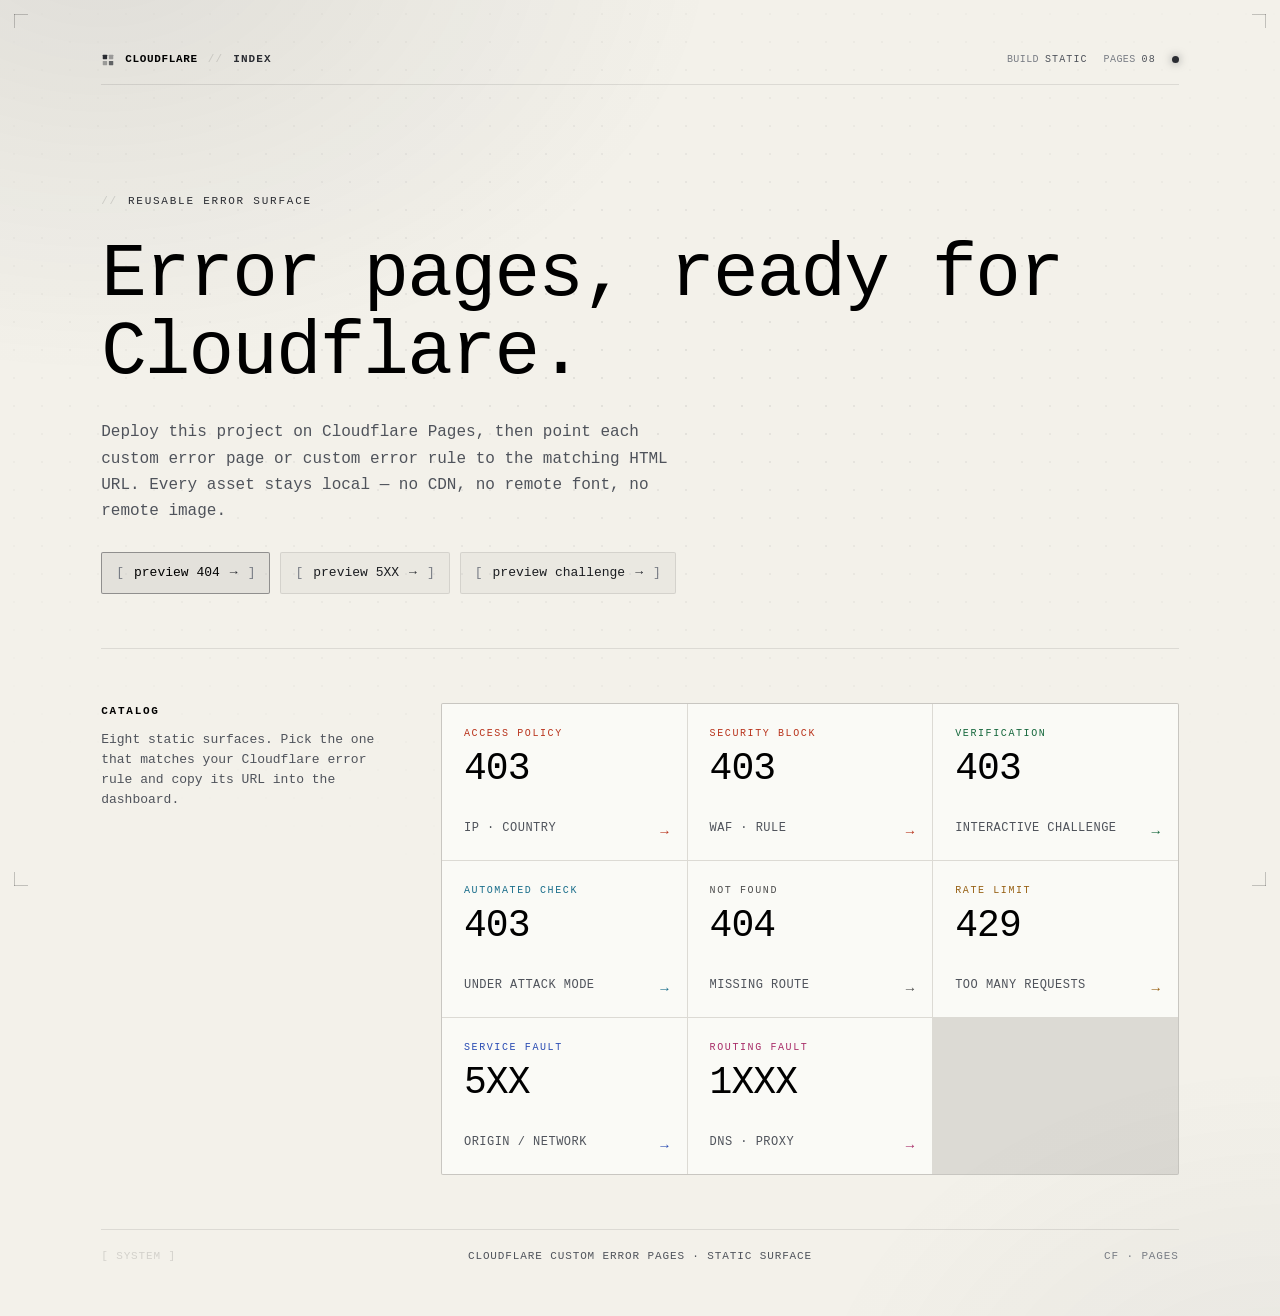
<file: index.html>
<!doctype html>
<html lang="en">
<head>
  <meta charset="utf-8">
  <meta name="viewport" content="width=device-width, initial-scale=1">
  <meta name="robots" content="noindex">
  <title>Cloudflare error pages</title>
  <link rel="stylesheet" href="/assets/error.css">
</head>
<body>
  <main class="page">
    <header class="topbar">
      <div class="brand">
        <svg class="brand-mark" viewBox="0 0 16 16" fill="currentColor" aria-hidden="true"><rect x="2" y="2" width="5" height="5" rx="0.5"/><rect x="9" y="2" width="5" height="5" rx="0.5" opacity="0.4"/><rect x="2" y="9" width="5" height="5" rx="0.5" opacity="0.4"/><rect x="9" y="9" width="5" height="5" rx="0.5" opacity="0.7"/></svg>
        <span class="brand-name">cloudflare</span>
        <span class="sep">//</span>
        <span class="state-label">index</span>
      </div>
      <div class="meta">
        <span class="meta-row"><span class="meta-key">build</span><span class="meta-value">static</span></span>
        <span class="meta-row"><span class="meta-key">pages</span><span class="meta-value">08</span></span>
        <span class="status-led" aria-hidden="true"></span>
      </div>
    </header>

    <section class="hero" aria-labelledby="title">
      <p class="eyebrow reveal r1">reusable error surface</p>
      <h1 id="title" class="headline-lg reveal r2">Error pages, ready for Cloudflare.</h1>
      <p class="body reveal r3">Deploy this project on Cloudflare Pages, then point each custom error page or custom error rule to the matching HTML URL. Every asset stays local &mdash; no CDN, no remote font, no remote image.</p>
      <div class="actions reveal r4">
        <a class="action action--primary" href="/404.html">
          preview 404
          <span class="arrow" aria-hidden="true">&rarr;</span>
        </a>
        <a class="action" href="/500.html">
          preview 5XX
          <span class="arrow" aria-hidden="true">&rarr;</span>
        </a>
        <a class="action" href="/403-under.html">
          preview challenge
          <span class="arrow" aria-hidden="true">&rarr;</span>
        </a>
      </div>
    </section>

    <section class="catalog reveal r5" aria-label="Page catalog">
      <div class="catalog-heading">
        <h2>Catalog</h2>
        <p>Eight static surfaces. Pick the one that matches your Cloudflare error rule and copy its URL into the dashboard.</p>
      </div>
      <div class="catalog-grid">
        <a class="card state-blocked" href="/403-ip.html">
          <span class="card-eyebrow">access policy</span>
          <span class="card-code">403</span>
          <span class="card-label">ip &middot; country</span>
          <span class="card-arrow" aria-hidden="true">&rarr;</span>
        </a>
        <a class="card state-blocked" href="/403-block.html">
          <span class="card-eyebrow">security block</span>
          <span class="card-code">403</span>
          <span class="card-label">waf &middot; rule</span>
          <span class="card-arrow" aria-hidden="true">&rarr;</span>
        </a>
        <a class="card state-challenge" href="/403-under.html">
          <span class="card-eyebrow">verification</span>
          <span class="card-code">403</span>
          <span class="card-label">interactive challenge</span>
          <span class="card-arrow" aria-hidden="true">&rarr;</span>
        </a>
        <a class="card state-scan" href="/403-non-interactive.html">
          <span class="card-eyebrow">automated check</span>
          <span class="card-code">403</span>
          <span class="card-label">under attack mode</span>
          <span class="card-arrow" aria-hidden="true">&rarr;</span>
        </a>
        <a class="card state-void" href="/404.html">
          <span class="card-eyebrow">not found</span>
          <span class="card-code">404</span>
          <span class="card-label">missing route</span>
          <span class="card-arrow" aria-hidden="true">&rarr;</span>
        </a>
        <a class="card state-limited" href="/429.html">
          <span class="card-eyebrow">rate limit</span>
          <span class="card-code">429</span>
          <span class="card-label">too many requests</span>
          <span class="card-arrow" aria-hidden="true">&rarr;</span>
        </a>
        <a class="card state-server" href="/500.html">
          <span class="card-eyebrow">service fault</span>
          <span class="card-code">5XX</span>
          <span class="card-label">origin / network</span>
          <span class="card-arrow" aria-hidden="true">&rarr;</span>
        </a>
        <a class="card state-routing" href="/1000.html">
          <span class="card-eyebrow">routing fault</span>
          <span class="card-code">1XXX</span>
          <span class="card-label">dns &middot; proxy</span>
          <span class="card-arrow" aria-hidden="true">&rarr;</span>
        </a>
      </div>
    </section>

    <footer class="foot">
      <span class="foot-tag">[ system ]</span>
      <p class="foot-text">cloudflare custom error pages &middot; static surface</p>
      <span class="foot-meta">cf &middot; pages</span>
    </footer>
  </main>
</body>
</html>
</file>
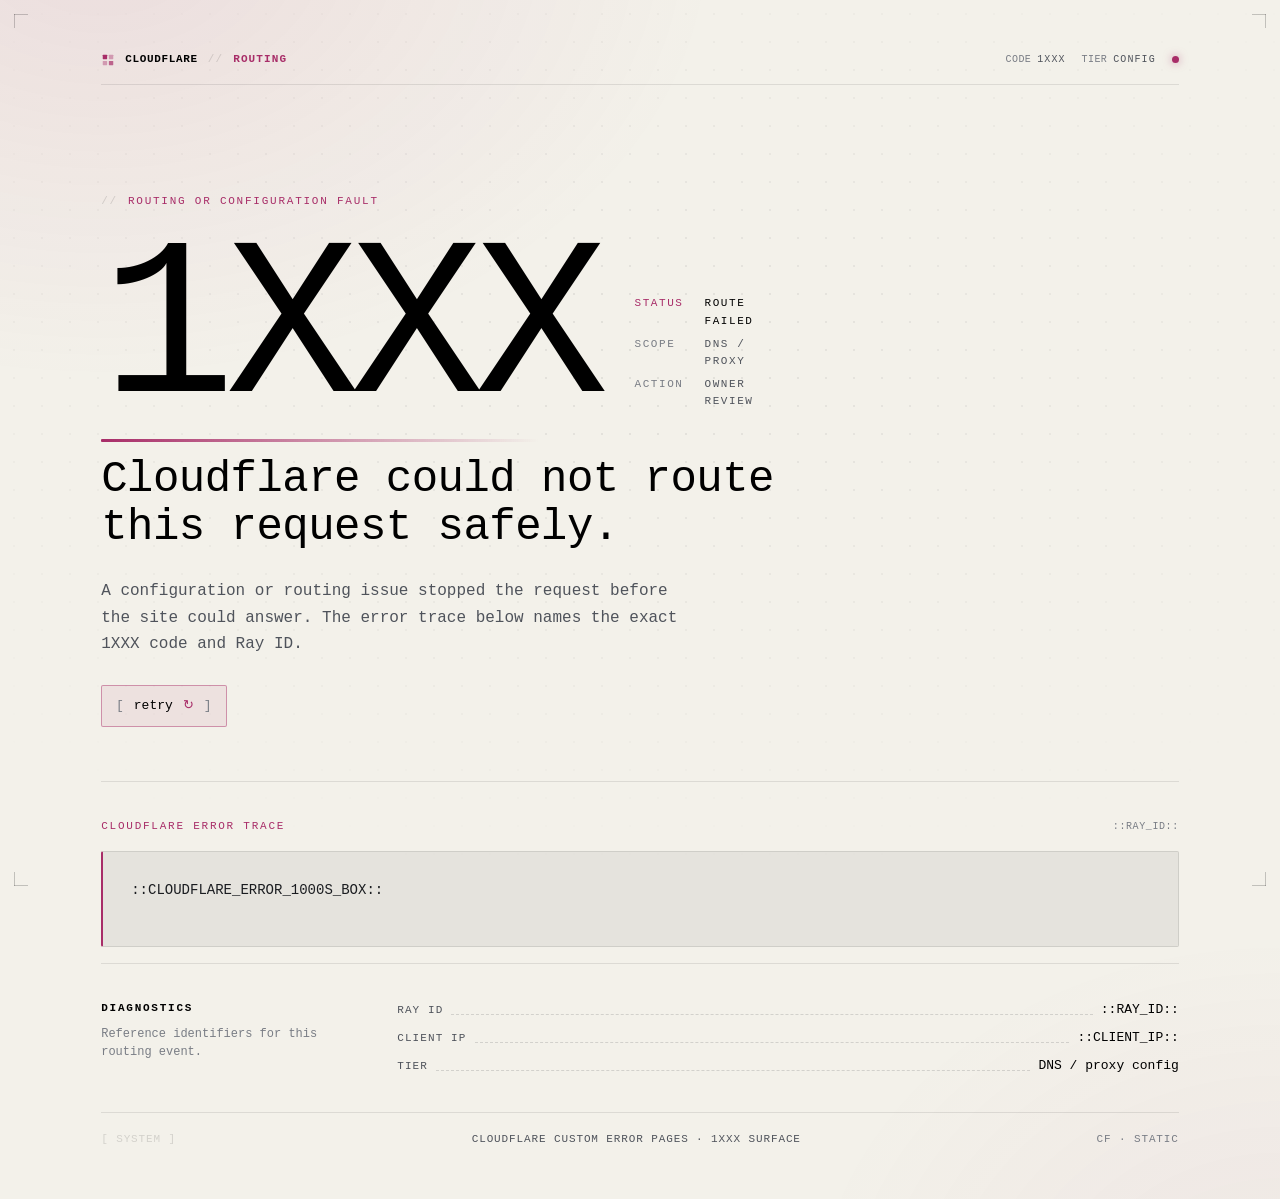
<file: 1000.html>
<!doctype html>
<html lang="en">
<head>
  <meta charset="utf-8">
  <meta name="viewport" content="width=device-width, initial-scale=1">
  <meta name="robots" content="noindex">
  <title>1XXX &middot; Configuration error</title>
  <link rel="stylesheet" href="/assets/error.css">
</head>
<body class="state-routing">
  <main class="page">
    <header class="topbar">
      <div class="brand">
        <svg class="brand-mark" viewBox="0 0 16 16" fill="currentColor" aria-hidden="true"><rect x="2" y="2" width="5" height="5" rx="0.5"/><rect x="9" y="2" width="5" height="5" rx="0.5" opacity="0.4"/><rect x="2" y="9" width="5" height="5" rx="0.5" opacity="0.4"/><rect x="9" y="9" width="5" height="5" rx="0.5" opacity="0.7"/></svg>
        <span class="brand-name">cloudflare</span>
        <span class="sep">//</span>
        <span class="state-label">routing</span>
      </div>
      <div class="meta">
        <span class="meta-row"><span class="meta-key">code</span><span class="meta-value">1XXX</span></span>
        <span class="meta-row"><span class="meta-key">tier</span><span class="meta-value">config</span></span>
        <span class="status-led" aria-hidden="true"></span>
      </div>
    </header>

    <section class="hero" aria-labelledby="title">
      <p class="eyebrow reveal r1">routing or configuration fault</p>

      <div class="code-block reveal r2">
        <span class="code-num" aria-hidden="true">1XXX</span>
        <span class="code-meta">
          <span class="code-meta-row"><span class="code-meta-key">status</span> route failed</span>
          <span class="code-meta-row"><span class="code-meta-key">scope</span> dns / proxy</span>
          <span class="code-meta-row"><span class="code-meta-key">action</span> owner review</span>
        </span>
      </div>

      <h1 id="title" class="headline reveal r3">Cloudflare could not route this request safely.</h1>

      <p class="body reveal r4">A configuration or routing issue stopped the request before the site could answer. The error trace below names the exact 1XXX code and Ray ID.</p>

      <div class="actions reveal r5">
        <a class="action action--primary" href=".">
          retry
          <span class="arrow" aria-hidden="true">&#8635;</span>
        </a>
      </div>
    </section>

    <section class="cf-feature reveal r6" aria-label="Cloudflare error details">
      <div class="cf-feature-label">
        <span>cloudflare error trace</span>
        <small>::RAY_ID::</small>
      </div>
      <div class="cf-box">
        ::CLOUDFLARE_ERROR_1000S_BOX::
      </div>
    </section>

    <section class="panel" aria-label="Request diagnostics">
      <div class="panel-heading">
        <h2>Diagnostics</h2>
        <p>Reference identifiers for this routing event.</p>
      </div>
      <div class="diag">
        <div class="diag-row"><span class="diag-key">Ray ID</span><span class="diag-leader" aria-hidden="true"></span><span class="diag-value">::RAY_ID::</span></div>
        <div class="diag-row"><span class="diag-key">Client IP</span><span class="diag-leader" aria-hidden="true"></span><span class="diag-value">::CLIENT_IP::</span></div>
        <div class="diag-row"><span class="diag-key">Tier</span><span class="diag-leader" aria-hidden="true"></span><span class="diag-value">DNS / proxy config</span></div>
      </div>
    </section>

    <footer class="foot">
      <span class="foot-tag">[ system ]</span>
      <p class="foot-text">cloudflare custom error pages &middot; 1XXX surface</p>
      <span class="foot-meta">cf &middot; static</span>
    </footer>
  </main>
</body>
</html>
</file>
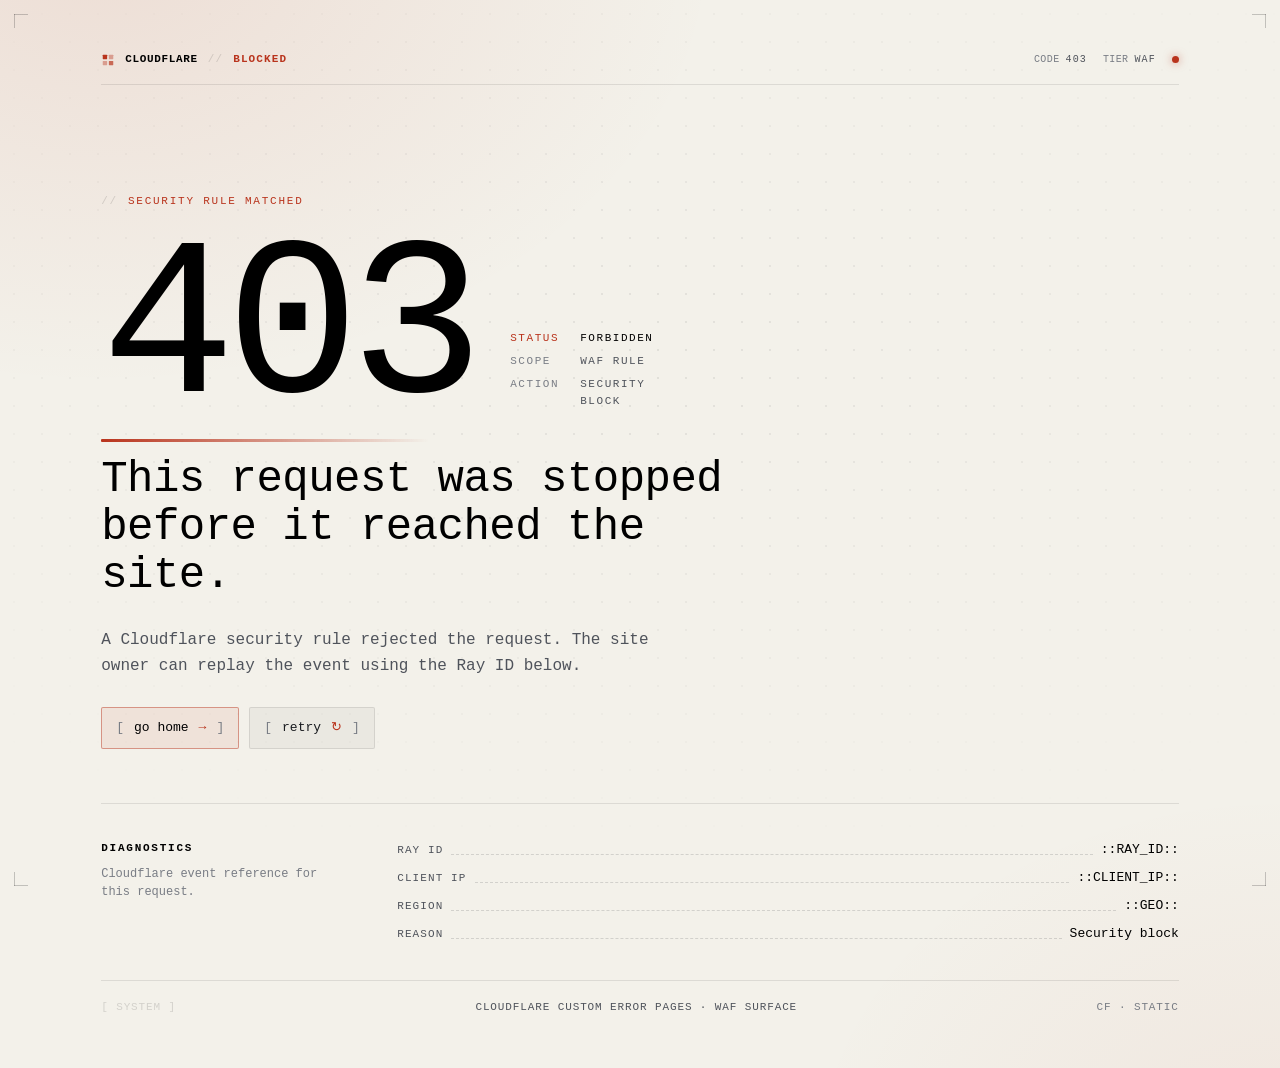
<file: 403-block.html>
<!doctype html>
<html lang="en">
<head>
  <meta charset="utf-8">
  <meta name="viewport" content="width=device-width, initial-scale=1">
  <meta name="robots" content="noindex">
  <title>403 &middot; Request blocked</title>
  <link rel="stylesheet" href="/assets/error.css">
</head>
<body class="state-blocked">
  <main class="page">
    <header class="topbar">
      <div class="brand">
        <svg class="brand-mark" viewBox="0 0 16 16" fill="currentColor" aria-hidden="true"><rect x="2" y="2" width="5" height="5" rx="0.5"/><rect x="9" y="2" width="5" height="5" rx="0.5" opacity="0.4"/><rect x="2" y="9" width="5" height="5" rx="0.5" opacity="0.4"/><rect x="9" y="9" width="5" height="5" rx="0.5" opacity="0.7"/></svg>
        <span class="brand-name">cloudflare</span>
        <span class="sep">//</span>
        <span class="state-label">blocked</span>
      </div>
      <div class="meta">
        <span class="meta-row"><span class="meta-key">code</span><span class="meta-value">403</span></span>
        <span class="meta-row"><span class="meta-key">tier</span><span class="meta-value">waf</span></span>
        <span class="status-led" aria-hidden="true"></span>
      </div>
    </header>

    <section class="hero" aria-labelledby="title">
      <p class="eyebrow reveal r1">security rule matched</p>

      <div class="code-block reveal r2">
        <span class="code-num" aria-hidden="true">403</span>
        <span class="code-meta">
          <span class="code-meta-row"><span class="code-meta-key">status</span> forbidden</span>
          <span class="code-meta-row"><span class="code-meta-key">scope</span> waf rule</span>
          <span class="code-meta-row"><span class="code-meta-key">action</span> security block</span>
        </span>
      </div>

      <h1 id="title" class="headline reveal r3">This request was stopped before it reached the site.</h1>

      <p class="body reveal r4">A Cloudflare security rule rejected the request. The site owner can replay the event using the Ray ID below.</p>

      <div class="actions reveal r5">
        <a class="action action--primary" href="/">
          go home
          <span class="arrow" aria-hidden="true">&rarr;</span>
        </a>
        <a class="action" href=".">
          retry
          <span class="arrow" aria-hidden="true">&#8635;</span>
        </a>
      </div>
    </section>

    <section class="panel reveal r6" aria-label="Request diagnostics">
      <div class="panel-heading">
        <h2>Diagnostics</h2>
        <p>Cloudflare event reference for this request.</p>
      </div>
      <div class="diag">
        <div class="diag-row"><span class="diag-key">Ray ID</span><span class="diag-leader" aria-hidden="true"></span><span class="diag-value">::RAY_ID::</span></div>
        <div class="diag-row"><span class="diag-key">Client IP</span><span class="diag-leader" aria-hidden="true"></span><span class="diag-value">::CLIENT_IP::</span></div>
        <div class="diag-row"><span class="diag-key">Region</span><span class="diag-leader" aria-hidden="true"></span><span class="diag-value">::GEO::</span></div>
        <div class="diag-row"><span class="diag-key">Reason</span><span class="diag-leader" aria-hidden="true"></span><span class="diag-value">Security block</span></div>
      </div>
    </section>

    <footer class="foot">
      <span class="foot-tag">[ system ]</span>
      <p class="foot-text">cloudflare custom error pages &middot; waf surface</p>
      <span class="foot-meta">cf &middot; static</span>
    </footer>
  </main>
</body>
</html>
</file>
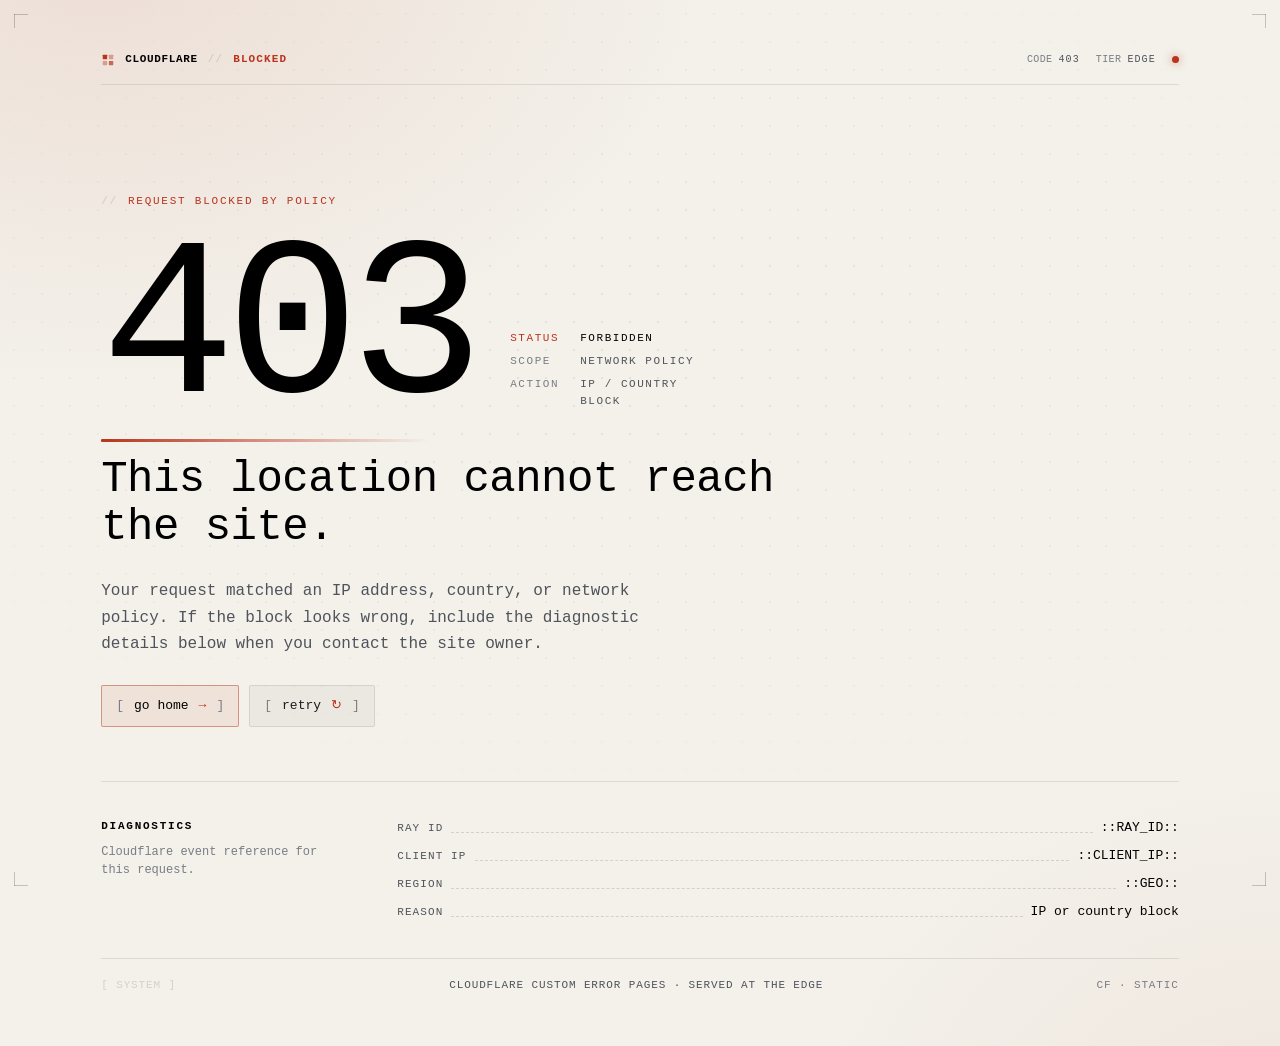
<file: 403-ip.html>
<!doctype html>
<html lang="en">
<head>
  <meta charset="utf-8">
  <meta name="viewport" content="width=device-width, initial-scale=1">
  <meta name="robots" content="noindex">
  <title>403 &middot; Access blocked</title>
  <link rel="stylesheet" href="/assets/error.css">
</head>
<body class="state-blocked">
  <main class="page">
    <header class="topbar">
      <div class="brand">
        <svg class="brand-mark" viewBox="0 0 16 16" fill="currentColor" aria-hidden="true"><rect x="2" y="2" width="5" height="5" rx="0.5"/><rect x="9" y="2" width="5" height="5" rx="0.5" opacity="0.4"/><rect x="2" y="9" width="5" height="5" rx="0.5" opacity="0.4"/><rect x="9" y="9" width="5" height="5" rx="0.5" opacity="0.7"/></svg>
        <span class="brand-name">cloudflare</span>
        <span class="sep">//</span>
        <span class="state-label">blocked</span>
      </div>
      <div class="meta">
        <span class="meta-row"><span class="meta-key">code</span><span class="meta-value">403</span></span>
        <span class="meta-row"><span class="meta-key">tier</span><span class="meta-value">edge</span></span>
        <span class="status-led" aria-hidden="true"></span>
      </div>
    </header>

    <section class="hero" aria-labelledby="title">
      <p class="eyebrow reveal r1">request blocked by policy</p>

      <div class="code-block reveal r2">
        <span class="code-num" aria-hidden="true">403</span>
        <span class="code-meta">
          <span class="code-meta-row"><span class="code-meta-key">status</span> forbidden</span>
          <span class="code-meta-row"><span class="code-meta-key">scope</span> network policy</span>
          <span class="code-meta-row"><span class="code-meta-key">action</span> ip / country block</span>
        </span>
      </div>

      <h1 id="title" class="headline reveal r3">This location cannot reach the site.</h1>

      <p class="body reveal r4">Your request matched an IP address, country, or network policy. If the block looks wrong, include the diagnostic details below when you contact the site owner.</p>

      <div class="actions reveal r5">
        <a class="action action--primary" href="/">
          go home
          <span class="arrow" aria-hidden="true">&rarr;</span>
        </a>
        <a class="action" href=".">
          retry
          <span class="arrow" aria-hidden="true">&#8635;</span>
        </a>
      </div>
    </section>

    <section class="panel reveal r6" aria-label="Request diagnostics">
      <div class="panel-heading">
        <h2>Diagnostics</h2>
        <p>Cloudflare event reference for this request.</p>
      </div>
      <div class="diag">
        <div class="diag-row"><span class="diag-key">Ray ID</span><span class="diag-leader" aria-hidden="true"></span><span class="diag-value">::RAY_ID::</span></div>
        <div class="diag-row"><span class="diag-key">Client IP</span><span class="diag-leader" aria-hidden="true"></span><span class="diag-value">::CLIENT_IP::</span></div>
        <div class="diag-row"><span class="diag-key">Region</span><span class="diag-leader" aria-hidden="true"></span><span class="diag-value">::GEO::</span></div>
        <div class="diag-row"><span class="diag-key">Reason</span><span class="diag-leader" aria-hidden="true"></span><span class="diag-value">IP or country block</span></div>
      </div>
    </section>

    <footer class="foot">
      <span class="foot-tag">[ system ]</span>
      <p class="foot-text">cloudflare custom error pages &middot; served at the edge</p>
      <span class="foot-meta">cf &middot; static</span>
    </footer>
  </main>
</body>
</html>
</file>
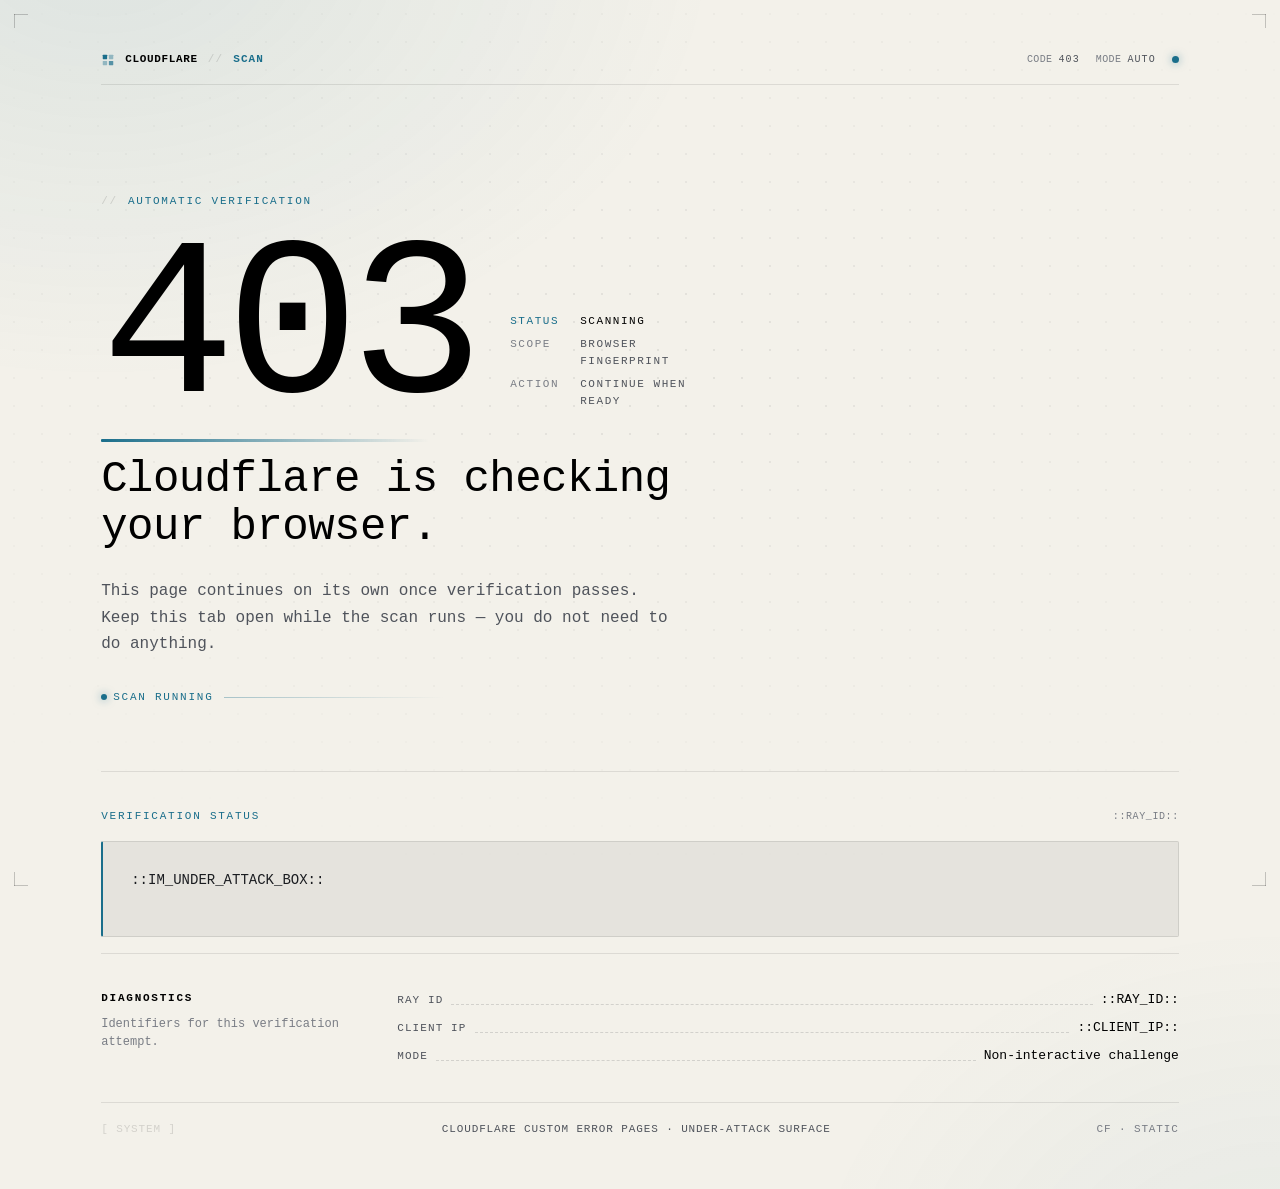
<file: 403-non-interactive.html>
<!doctype html>
<html lang="en">
<head>
  <meta charset="utf-8">
  <meta name="viewport" content="width=device-width, initial-scale=1">
  <meta name="robots" content="noindex">
  <title>403 &middot; Security check</title>
  <link rel="stylesheet" href="/assets/error.css">
</head>
<body class="state-scan">
  <main class="page">
    <header class="topbar">
      <div class="brand">
        <svg class="brand-mark" viewBox="0 0 16 16" fill="currentColor" aria-hidden="true"><rect x="2" y="2" width="5" height="5" rx="0.5"/><rect x="9" y="2" width="5" height="5" rx="0.5" opacity="0.4"/><rect x="2" y="9" width="5" height="5" rx="0.5" opacity="0.4"/><rect x="9" y="9" width="5" height="5" rx="0.5" opacity="0.7"/></svg>
        <span class="brand-name">cloudflare</span>
        <span class="sep">//</span>
        <span class="state-label">scan</span>
      </div>
      <div class="meta">
        <span class="meta-row"><span class="meta-key">code</span><span class="meta-value">403</span></span>
        <span class="meta-row"><span class="meta-key">mode</span><span class="meta-value">auto</span></span>
        <span class="status-led" aria-hidden="true"></span>
      </div>
    </header>

    <section class="hero" aria-labelledby="title">
      <p class="eyebrow reveal r1">automatic verification</p>

      <div class="code-block reveal r2">
        <span class="code-num" aria-hidden="true">403</span>
        <span class="code-meta">
          <span class="code-meta-row"><span class="code-meta-key">status</span> scanning</span>
          <span class="code-meta-row"><span class="code-meta-key">scope</span> browser fingerprint</span>
          <span class="code-meta-row"><span class="code-meta-key">action</span> continue when ready</span>
        </span>
      </div>

      <h1 id="title" class="headline reveal r3">Cloudflare is checking your browser.</h1>

      <p class="body reveal r4">This page continues on its own once verification passes. Keep this tab open while the scan runs &mdash; you do not need to do anything.</p>

      <p class="ornament reveal r5"><span class="ornament-glyph">scan running</span><span class="ornament-bar" aria-hidden="true"></span></p>
    </section>

    <section class="cf-feature reveal r6" aria-label="Verification status">
      <div class="cf-feature-label">
        <span>verification status</span>
        <small>::RAY_ID::</small>
      </div>
      <div class="cf-box">
        ::IM_UNDER_ATTACK_BOX::
      </div>
    </section>

    <section class="panel" aria-label="Request diagnostics">
      <div class="panel-heading">
        <h2>Diagnostics</h2>
        <p>Identifiers for this verification attempt.</p>
      </div>
      <div class="diag">
        <div class="diag-row"><span class="diag-key">Ray ID</span><span class="diag-leader" aria-hidden="true"></span><span class="diag-value">::RAY_ID::</span></div>
        <div class="diag-row"><span class="diag-key">Client IP</span><span class="diag-leader" aria-hidden="true"></span><span class="diag-value">::CLIENT_IP::</span></div>
        <div class="diag-row"><span class="diag-key">Mode</span><span class="diag-leader" aria-hidden="true"></span><span class="diag-value">Non-interactive challenge</span></div>
      </div>
    </section>

    <footer class="foot">
      <span class="foot-tag">[ system ]</span>
      <p class="foot-text">cloudflare custom error pages &middot; under-attack surface</p>
      <span class="foot-meta">cf &middot; static</span>
    </footer>
  </main>
</body>
</html>
</file>
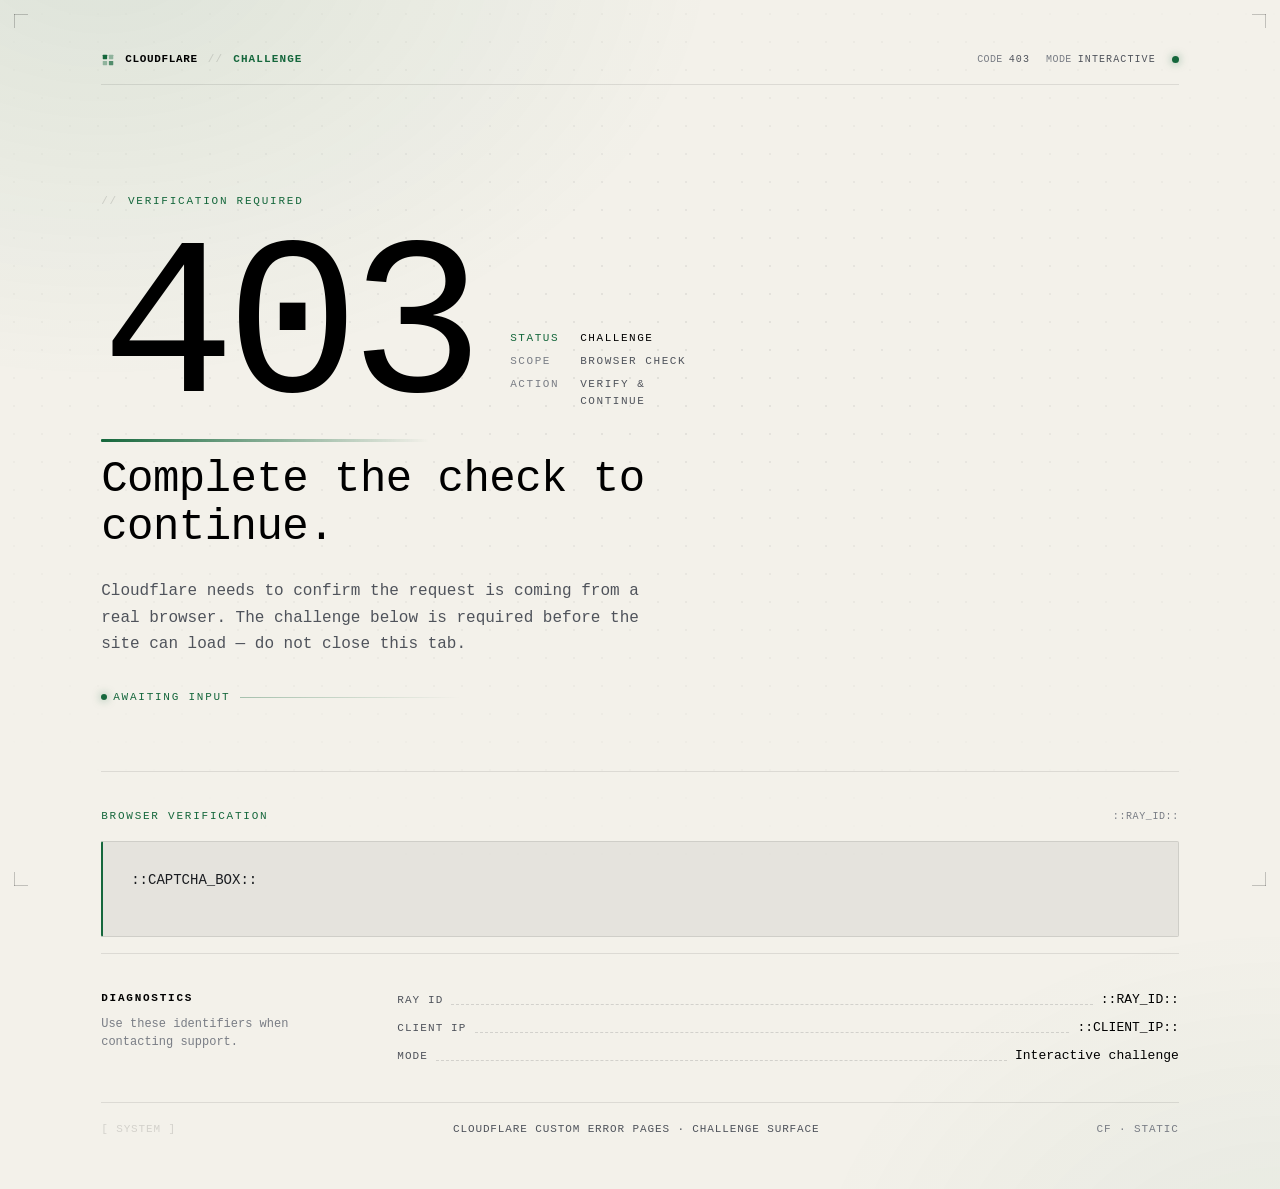
<file: 403-under.html>
<!doctype html>
<html lang="en">
<head>
  <meta charset="utf-8">
  <meta name="viewport" content="width=device-width, initial-scale=1">
  <meta name="robots" content="noindex">
  <title>403 &middot; Security challenge</title>
  <link rel="stylesheet" href="/assets/error.css">
</head>
<body class="state-challenge">
  <main class="page">
    <header class="topbar">
      <div class="brand">
        <svg class="brand-mark" viewBox="0 0 16 16" fill="currentColor" aria-hidden="true"><rect x="2" y="2" width="5" height="5" rx="0.5"/><rect x="9" y="2" width="5" height="5" rx="0.5" opacity="0.4"/><rect x="2" y="9" width="5" height="5" rx="0.5" opacity="0.4"/><rect x="9" y="9" width="5" height="5" rx="0.5" opacity="0.7"/></svg>
        <span class="brand-name">cloudflare</span>
        <span class="sep">//</span>
        <span class="state-label">challenge</span>
      </div>
      <div class="meta">
        <span class="meta-row"><span class="meta-key">code</span><span class="meta-value">403</span></span>
        <span class="meta-row"><span class="meta-key">mode</span><span class="meta-value">interactive</span></span>
        <span class="status-led" aria-hidden="true"></span>
      </div>
    </header>

    <section class="hero" aria-labelledby="title">
      <p class="eyebrow reveal r1">verification required</p>

      <div class="code-block reveal r2">
        <span class="code-num" aria-hidden="true">403</span>
        <span class="code-meta">
          <span class="code-meta-row"><span class="code-meta-key">status</span> challenge</span>
          <span class="code-meta-row"><span class="code-meta-key">scope</span> browser check</span>
          <span class="code-meta-row"><span class="code-meta-key">action</span> verify &amp; continue</span>
        </span>
      </div>

      <h1 id="title" class="headline reveal r3">Complete the check to continue.</h1>

      <p class="body reveal r4">Cloudflare needs to confirm the request is coming from a real browser. The challenge below is required before the site can load &mdash; do not close this tab.</p>

      <p class="ornament reveal r5"><span class="ornament-glyph">awaiting input</span><span class="ornament-bar" aria-hidden="true"></span></p>
    </section>

    <section class="cf-feature reveal r6" aria-label="Browser challenge">
      <div class="cf-feature-label">
        <span>browser verification</span>
        <small>::RAY_ID::</small>
      </div>
      <div class="cf-box">
        ::CAPTCHA_BOX::
      </div>
    </section>

    <section class="panel" aria-label="Request diagnostics">
      <div class="panel-heading">
        <h2>Diagnostics</h2>
        <p>Use these identifiers when contacting support.</p>
      </div>
      <div class="diag">
        <div class="diag-row"><span class="diag-key">Ray ID</span><span class="diag-leader" aria-hidden="true"></span><span class="diag-value">::RAY_ID::</span></div>
        <div class="diag-row"><span class="diag-key">Client IP</span><span class="diag-leader" aria-hidden="true"></span><span class="diag-value">::CLIENT_IP::</span></div>
        <div class="diag-row"><span class="diag-key">Mode</span><span class="diag-leader" aria-hidden="true"></span><span class="diag-value">Interactive challenge</span></div>
      </div>
    </section>

    <footer class="foot">
      <span class="foot-tag">[ system ]</span>
      <p class="foot-text">cloudflare custom error pages &middot; challenge surface</p>
      <span class="foot-meta">cf &middot; static</span>
    </footer>
  </main>
</body>
</html>
</file>
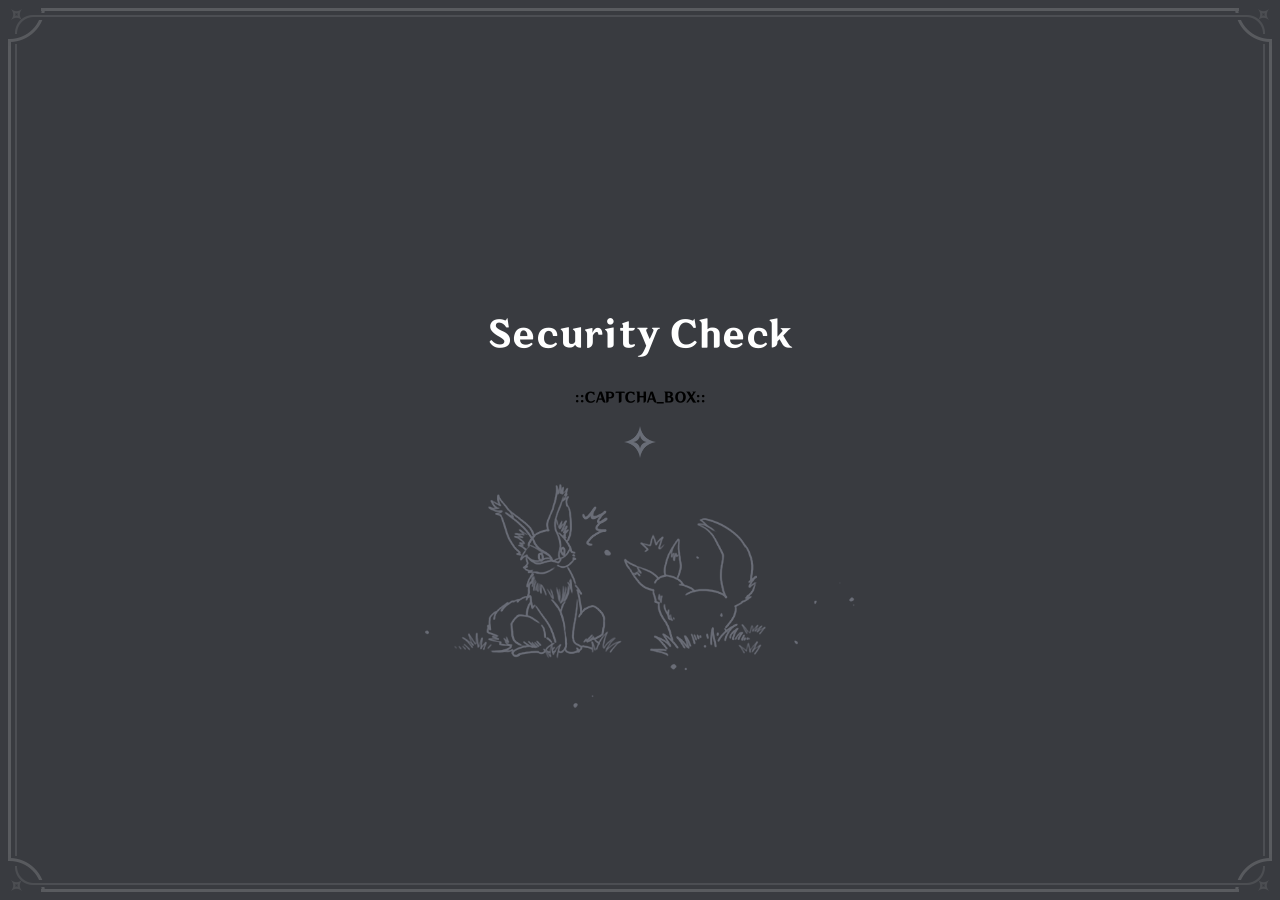
<file: 403-Under.html>
<!DOCTYPE html>
<html lang="en">

<head>
    <meta charset="utf-8">
    <meta http-equiv="content-type" content="text/html; charset=UTF-8">
    <title>403 - Security Challenge</title>
    <link rel="icon" type="image/png"
        href="[data-uri]">
    <style>
        html {
            font-family: "Microsoft YaHei", 微软雅黑, "MicrosoftJhengHei", 华文细黑, STHeiti, MingLiu, serif;
            font-size: 14px;
            word-spacing: 1px;
            -ms-text-size-adjust: 100%;
            -webkit-text-size-adjust: 100%;
            -moz-osx-font-smoothing: grayscale;
            -webkit-font-smoothing: antialiased;
            box-sizing: border-box
        }

        body {
            margin: 0;
            padding: 0;
            position: static !important
        }

        #frame {
            height: 100vh
        }

        .error-index {
            background: #393b40;
            padding: 8px
        }

        .error {
            position: relative;
            display: flex;
            align-items: center;
            justify-content: center;
            width: calc(100vw - 16px);
            height: calc(100vh - 16px);
            overflow: hidden;
            border: 38px double orange;
            border-image: url([data-uri]) 38 round;
            box-sizing: border-box
        }

        .error__404 {
            min-width: 50vh;
            max-height: 90%;
            margin-top: 10vh;
            -webkit-animation: fadeIn 1s ease-in;
            animation: fadeIn 1s ease-in
        }

        .error__text {
            position: relative;
            width: 100%;
            text-align: center
        }

        .error__title {
            font-size: 36px;
            line-height: 48px;
            height: 48px;
            color: #fff;
            margin: 33px 0 30px;
            white-space: nowrap;
            overflow: hidden;
            text-overflow: ellipsis
        }

        .error__content {
            font-size: 18px;
            line-height: 30px;
            height: 30px;
            color: #8c93a3;
            opacity: .8;
            white-space: nowrap;
            overflow: hidden;
            text-overflow: ellipsis
        }

        .error__star {
            display: block;
            width: 32px;
            height: 32px;
            margin: 20px auto 25px
        }

        .error__pic--403 {
            height: 25vh
        }

        @media screen and (max-height:700px) {
            .error__title {
                margin: 24px 0 12px;
                font-size: 22px;
                line-height: 30px
            }

            .error__content {
                font-size: 16px;
                line-height: 24px
            }

            .error__star {
                width: 22px;
                height: 22px
            }
        }

        /* Cloudflare Captcha Box Styles */
        .cf-error-box {
            margin: 20px auto;
            text-align: center;
            max-width: 600px;
            word-break: break-all;
            overflow-wrap: break-word;
        }

        .cf-error-box h1 {
            display: none;
        }

        .cf-error-box p {
            font-size: 16px;
            line-height: 24px;
            color: #8c93a3;
            opacity: .8;
            margin: 10px 0;
        }

        .cf-error-box ul {
            list-style: none !important;
            padding: 0;
            margin: 15px 0;
        }

        .cf-error-box li {
            font-size: 14px;
            line-height: 22px;
            color: #8c93a3;
            opacity: .6;
            list-style: none !important;
        }

        .cf-error-box li::before {
            display: none !important;
        }

        @media screen and (max-height:500px) {
            .cf-error-box {
                display: none
            }
        }

        @media screen and (max-width:750px) {
            .error-index {
                background: #393b40;
                padding: 4px
            }

            .error {
                width: calc(100vw - 8px);
                height: calc(100vh - 8px);
                border: 19px double orange;
                border-image: url([data-uri]) 38 round;
                box-sizing: border-box
            }

            .error__404 {
                width: 540px;
                min-width: 0
            }

            .error__title {
                font-size: 18px;
                line-height: 24px;
                height: auto;
                color: #fff;
                margin: 24px 0 30px;
                white-space: inherit
            }

            .error__content {
                font-size: 16px;
                line-height: 24px;
                height: auto;
                white-space: inherit
            }

            .error__star {
                display: block;
                width: 28px;
                height: 28px;
                margin: 10px auto
            }

            .error__pic--403 {
                width: 110%;
                height: auto
            }
        }

        @-webkit-keyframes fadeIn {

            0%,
            70% {
                opacity: 0
            }

            100% {
                opacity: 1
            }
        }

        @keyframes fadeIn {

            0%,
            70% {
                opacity: 0
            }

            100% {
                opacity: 1
            }
        }

        *,
        *::before,
        *::after {
            box-sizing: border-box;
            margin: 0;
            padding: 0;
            -webkit-tap-highlight-color: rgba(0, 0, 0, 0)
        }

        *:focus {
            outline: 0
        }

        @-webkit-keyframes fadeIn {
            from {
                opacity: 0
            }

            to {
                opacity: 1
            }
        }

        @keyframes fadeIn {
            from {
                opacity: 0
            }

            to {
                opacity: 1
            }
        }

        @-webkit-keyframes fadeOut {
            from {
                opacity: 1
            }

            to {
                opacity: 0
            }
        }

        @keyframes fadeOut {
            from {
                opacity: 1
            }

            to {
                opacity: 0
            }
        }
    </style>
    <style>
        @font-face {
            font-family: "HYWenHei-85W";
            src: url([data-uri]);
        }
    </style>
</head>

<body>
    <div id="frame">
        <div class="error-index">
            <div class="error">
                <div class="error__404">
                    <div class="error__text" style="font-family: HYWenHei-85W,serif; user-select: none;">
                        <div class="error__word">
                            <p class="error__title">Security Check</p>
                            <div class="cf-error-box">
                                ::CAPTCHA_BOX::
                            </div>
                            <img class="error__star" alt=""
                                src="[data-uri]">
                        </div>
                        <img class="error__pic--403" alt=""
                            src="[data-uri]">
                    </div>
                </div>
            </div>
        </div>
    </div>


</body>

</html>
</file>
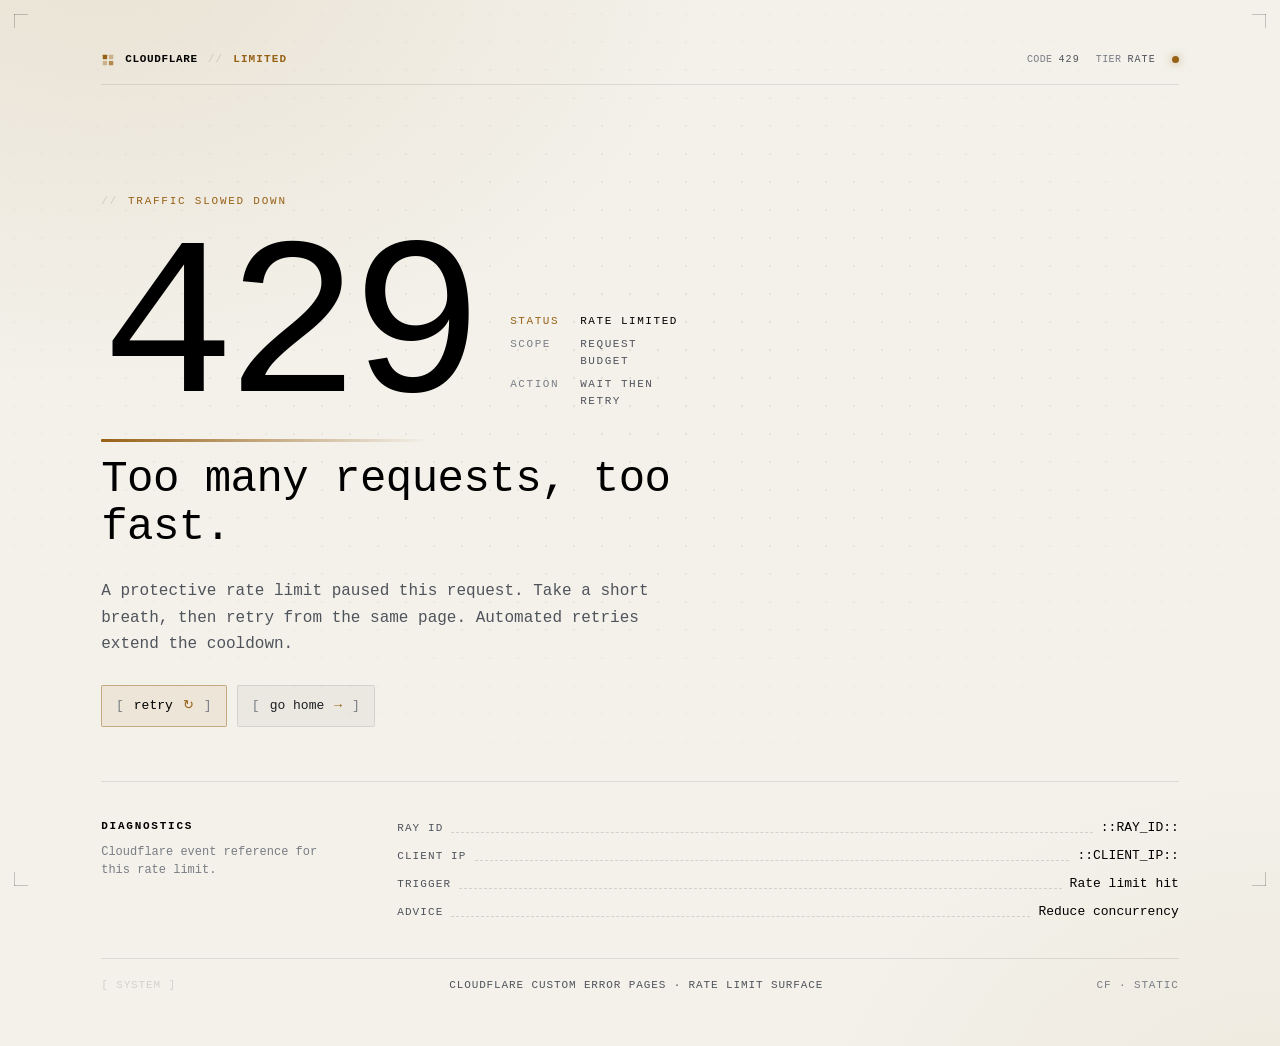
<file: 429.html>
<!doctype html>
<html lang="en">
<head>
  <meta charset="utf-8">
  <meta name="viewport" content="width=device-width, initial-scale=1">
  <meta name="robots" content="noindex">
  <title>429 &middot; Too many requests</title>
  <link rel="stylesheet" href="/assets/error.css">
</head>
<body class="state-limited">
  <main class="page">
    <header class="topbar">
      <div class="brand">
        <svg class="brand-mark" viewBox="0 0 16 16" fill="currentColor" aria-hidden="true"><rect x="2" y="2" width="5" height="5" rx="0.5"/><rect x="9" y="2" width="5" height="5" rx="0.5" opacity="0.4"/><rect x="2" y="9" width="5" height="5" rx="0.5" opacity="0.4"/><rect x="9" y="9" width="5" height="5" rx="0.5" opacity="0.7"/></svg>
        <span class="brand-name">cloudflare</span>
        <span class="sep">//</span>
        <span class="state-label">limited</span>
      </div>
      <div class="meta">
        <span class="meta-row"><span class="meta-key">code</span><span class="meta-value">429</span></span>
        <span class="meta-row"><span class="meta-key">tier</span><span class="meta-value">rate</span></span>
        <span class="status-led" aria-hidden="true"></span>
      </div>
    </header>

    <section class="hero" aria-labelledby="title">
      <p class="eyebrow reveal r1">traffic slowed down</p>

      <div class="code-block reveal r2">
        <span class="code-num" aria-hidden="true">429</span>
        <span class="code-meta">
          <span class="code-meta-row"><span class="code-meta-key">status</span> rate limited</span>
          <span class="code-meta-row"><span class="code-meta-key">scope</span> request budget</span>
          <span class="code-meta-row"><span class="code-meta-key">action</span> wait then retry</span>
        </span>
      </div>

      <h1 id="title" class="headline reveal r3">Too many requests, too fast.</h1>

      <p class="body reveal r4">A protective rate limit paused this request. Take a short breath, then retry from the same page. Automated retries extend the cooldown.</p>

      <div class="actions reveal r5">
        <a class="action action--primary" href=".">
          retry
          <span class="arrow" aria-hidden="true">&#8635;</span>
        </a>
        <a class="action" href="/">
          go home
          <span class="arrow" aria-hidden="true">&rarr;</span>
        </a>
      </div>
    </section>

    <section class="panel reveal r6" aria-label="Request diagnostics">
      <div class="panel-heading">
        <h2>Diagnostics</h2>
        <p>Cloudflare event reference for this rate limit.</p>
      </div>
      <div class="diag">
        <div class="diag-row"><span class="diag-key">Ray ID</span><span class="diag-leader" aria-hidden="true"></span><span class="diag-value">::RAY_ID::</span></div>
        <div class="diag-row"><span class="diag-key">Client IP</span><span class="diag-leader" aria-hidden="true"></span><span class="diag-value">::CLIENT_IP::</span></div>
        <div class="diag-row"><span class="diag-key">Trigger</span><span class="diag-leader" aria-hidden="true"></span><span class="diag-value">Rate limit hit</span></div>
        <div class="diag-row"><span class="diag-key">Advice</span><span class="diag-leader" aria-hidden="true"></span><span class="diag-value">Reduce concurrency</span></div>
      </div>
    </section>

    <footer class="foot">
      <span class="foot-tag">[ system ]</span>
      <p class="foot-text">cloudflare custom error pages &middot; rate limit surface</p>
      <span class="foot-meta">cf &middot; static</span>
    </footer>
  </main>
</body>
</html>
</file>
<file: assets/error.css>
/* =============================================================
   Cloudflare Error Pages — Field Console theme.
   Monospace, dark-first, state-accented engineering console.
   ============================================================= */

:root {
  color-scheme: dark light;

  --bg: #08090b;
  --bg-tint: #0c0e12;
  --surface: rgba(255, 255, 255, 0.025);
  --surface-strong: rgba(255, 255, 255, 0.05);
  --border: rgba(255, 255, 255, 0.08);
  --border-strong: rgba(255, 255, 255, 0.16);
  --text: #e5e7eb;
  --text-strong: #fafafa;
  --muted: #9ca0a8;
  --subtle: #6b6f78;
  --faint: rgba(229, 231, 235, 0.18);

  --accent: #f0e9d5;
  --accent-rgb: 240 233 213;

  --font: "Berkeley Mono", "JetBrains Mono", "IBM Plex Mono", "Fira Code", ui-monospace, "SFMono-Regular", "Cascadia Mono", "Source Code Pro", Menlo, Consolas, monospace;
}

.state-blocked   { --accent: #ff6850; --accent-rgb: 255 104 80; }
.state-limited   { --accent: #ffb547; --accent-rgb: 255 181 71; }
.state-challenge { --accent: #7df0a5; --accent-rgb: 125 240 165; }
.state-scan      { --accent: #7ddffc; --accent-rgb: 125 223 252; }
.state-server    { --accent: #7ea2ff; --accent-rgb: 126 162 255; }
.state-routing   { --accent: #ff7ab6; --accent-rgb: 255 122 182; }
.state-void      { --accent: #f0e9d5; --accent-rgb: 240 233 213; }

@media (prefers-color-scheme: light) {
  :root {
    --bg: #f3f1ea;
    --bg-tint: #fafaf6;
    --surface: rgba(20, 20, 22, 0.035);
    --surface-strong: rgba(20, 20, 22, 0.06);
    --border: rgba(20, 20, 22, 0.10);
    --border-strong: rgba(20, 20, 22, 0.22);
    --text: #1a1c20;
    --text-strong: #000000;
    --muted: #4f535b;
    --subtle: #797d85;
    --faint: rgba(20, 20, 22, 0.14);
    --accent: #2a2c32;
    --accent-rgb: 42 44 50;
  }
  .state-blocked   { --accent: #b9341d; --accent-rgb: 185 52 29; }
  .state-limited   { --accent: #976115; --accent-rgb: 151 97 21; }
  .state-challenge { --accent: #15673c; --accent-rgb: 21 103 60; }
  .state-scan      { --accent: #1a6e8b; --accent-rgb: 26 110 139; }
  .state-server    { --accent: #2a4cb3; --accent-rgb: 42 76 179; }
  .state-routing   { --accent: #a82d68; --accent-rgb: 168 45 104; }
  .state-void      { --accent: #4d4d4d; --accent-rgb: 77 77 77; }
}

* { box-sizing: border-box; }

html {
  -webkit-font-smoothing: antialiased;
  text-size-adjust: 100%;
  background: var(--bg);
}

body {
  margin: 0;
  min-height: 100dvh;
  font: 14px/1.55 var(--font);
  color: var(--text);
  background:
    radial-gradient(ellipse 70rem 50rem at 8% -5%, rgb(var(--accent-rgb) / 0.10), transparent 55%),
    radial-gradient(ellipse 50rem 40rem at 100% 110%, rgb(var(--accent-rgb) / 0.06), transparent 60%),
    var(--bg);
  position: relative;
  overflow-x: clip;
}

body::before {
  content: "";
  position: fixed;
  inset: 0;
  pointer-events: none;
  background-image: radial-gradient(circle, var(--faint) 1px, transparent 1.4px);
  background-size: 28px 28px;
  mask-image: radial-gradient(ellipse 90% 70% at 50% 40%, #000 0%, transparent 85%);
  opacity: 0.55;
  z-index: 0;
}

body::after {
  content: "";
  position: fixed;
  inset: 14px;
  pointer-events: none;
  z-index: 0;
  background:
    linear-gradient(var(--border-strong),var(--border-strong)) top left/14px 1px no-repeat,
    linear-gradient(var(--border-strong),var(--border-strong)) top left/1px 14px no-repeat,
    linear-gradient(var(--border-strong),var(--border-strong)) top right/14px 1px no-repeat,
    linear-gradient(var(--border-strong),var(--border-strong)) top right/1px 14px no-repeat,
    linear-gradient(var(--border-strong),var(--border-strong)) bottom left/14px 1px no-repeat,
    linear-gradient(var(--border-strong),var(--border-strong)) bottom left/1px 14px no-repeat,
    linear-gradient(var(--border-strong),var(--border-strong)) bottom right/14px 1px no-repeat,
    linear-gradient(var(--border-strong),var(--border-strong)) bottom right/1px 14px no-repeat;
}

a { color: inherit; }

:focus-visible {
  outline: 2px solid var(--accent);
  outline-offset: 3px;
}

/* ---------- Page shell ---------- */

.page {
  position: relative;
  z-index: 1;
  width: min(1180px, 100%);
  min-height: 100dvh;
  margin: 0 auto;
  padding: clamp(28px, 4vw, 56px);
  display: flex;
  flex-direction: column;
}

/* ---------- Topbar ---------- */

.topbar {
  display: flex;
  flex-wrap: wrap;
  align-items: center;
  justify-content: space-between;
  gap: 12px;
  padding-bottom: 16px;
  border-bottom: 1px solid var(--border);
  font-size: 11px;
  letter-spacing: 0.1em;
  text-transform: uppercase;
  color: var(--muted);
}

.brand {
  display: inline-flex;
  align-items: center;
  gap: 10px;
}

.brand-mark {
  width: 14px;
  height: 14px;
  color: var(--accent);
  flex: 0 0 auto;
}

.brand-name {
  color: var(--text-strong);
  font-weight: 600;
  letter-spacing: 0.06em;
}

.sep { color: var(--faint); }

.state-label {
  color: var(--accent);
  font-weight: 600;
}

.meta {
  display: inline-flex;
  align-items: center;
  gap: 16px;
  font-size: 10px;
}

.meta-row {
  display: inline-flex;
  align-items: baseline;
  gap: 6px;
}

.meta-key { color: var(--subtle); letter-spacing: 0.04em; }
.meta-value { color: var(--muted); }

.status-led {
  width: 7px;
  height: 7px;
  border-radius: 50%;
  background: var(--accent);
  box-shadow: 0 0 8px rgb(var(--accent-rgb) / 0.55);
  animation: led-pulse 2.4s ease-out infinite;
  flex: 0 0 auto;
}

@keyframes led-pulse {
  0%, 100% {
    box-shadow:
      0 0 0 0 rgb(var(--accent-rgb) / 0.55),
      0 0 8px rgb(var(--accent-rgb) / 0.55);
  }
  50% {
    box-shadow:
      0 0 0 7px rgb(var(--accent-rgb) / 0),
      0 0 8px rgb(var(--accent-rgb) / 0.4);
  }
}

/* ---------- Hero ---------- */

.hero {
  padding: clamp(56px, 12vh, 112px) 0 clamp(40px, 6vh, 72px);
  display: flex;
  flex-direction: column;
  gap: clamp(20px, 3vh, 32px);
}

.eyebrow {
  margin: 0;
  display: inline-flex;
  align-items: center;
  gap: 10px;
  font-size: 11px;
  text-transform: uppercase;
  letter-spacing: 0.16em;
  color: var(--accent);
  font-weight: 500;
}

.eyebrow::before {
  content: "//";
  color: var(--faint);
}

.code-block {
  display: inline-flex;
  align-items: flex-end;
  gap: clamp(20px, 3.5vw, 36px);
  margin: 0;
  position: relative;
}

.code-num {
  display: block;
  font-size: clamp(96px, 18vw, 224px);
  font-weight: 500;
  line-height: 0.85;
  letter-spacing: -0.045em;
  color: var(--text-strong);
  font-variant-numeric: tabular-nums;
  position: relative;
}

.code-num::after {
  content: "";
  position: absolute;
  left: 0;
  right: 12%;
  bottom: -14px;
  height: 3px;
  background: linear-gradient(to right, var(--accent), transparent);
  border-radius: 1px;
}

.code-meta {
  display: flex;
  flex-direction: column;
  gap: 6px;
  padding-bottom: clamp(8px, 1.4vw, 18px);
  font-size: 11px;
  text-transform: uppercase;
  letter-spacing: 0.14em;
  color: var(--muted);
}

.code-meta-row {
  display: flex;
  gap: 10px;
  align-items: baseline;
}

.code-meta-key {
  color: var(--subtle);
  flex: 0 0 60px;
}

.code-meta-row:first-child { color: var(--text-strong); }
.code-meta-row:first-child .code-meta-key { color: var(--accent); }

.headline {
  margin: 0;
  max-width: 26ch;
  font-size: clamp(28px, 3.6vw, 44px);
  font-weight: 500;
  line-height: 1.1;
  letter-spacing: -0.012em;
  color: var(--text-strong);
}

.headline-lg {
  margin: 0;
  max-width: 22ch;
  font-size: clamp(40px, 6vw, 76px);
  font-weight: 500;
  line-height: 1.02;
  letter-spacing: -0.025em;
  color: var(--text-strong);
}

.body {
  margin: 0;
  max-width: 60ch;
  font-size: clamp(14px, 1.4vw, 16px);
  line-height: 1.65;
  color: var(--muted);
}

.body strong { color: var(--text-strong); font-weight: 500; }

.actions {
  display: flex;
  flex-wrap: wrap;
  gap: 10px;
}

.action {
  display: inline-flex;
  align-items: center;
  gap: 10px;
  padding: 10px 14px;
  border: 1px solid var(--border);
  background: var(--surface);
  color: var(--text);
  font-family: inherit;
  font-size: 13px;
  text-decoration: none;
  border-radius: 2px;
  transition: border-color .15s, color .15s, background .15s;
}

.action::before { content: "["; color: var(--subtle); transition: color .15s; }
.action::after  { content: "]"; color: var(--subtle); transition: color .15s; }

.action:hover, .action:focus-visible {
  border-color: rgb(var(--accent-rgb) / 0.5);
  color: var(--text-strong);
  background: rgb(var(--accent-rgb) / 0.06);
}

.action:hover::before, .action:hover::after,
.action:focus-visible::before, .action:focus-visible::after {
  color: var(--accent);
}

.action .arrow {
  color: var(--accent);
  transition: transform .2s ease;
  display: inline-block;
}

.action:hover .arrow, .action:focus-visible .arrow {
  transform: translateX(3px);
}

.action--primary {
  border-color: rgb(var(--accent-rgb) / 0.45);
  background: rgb(var(--accent-rgb) / 0.08);
  color: var(--text-strong);
}

.action--primary:hover, .action--primary:focus-visible {
  border-color: var(--accent);
  background: rgb(var(--accent-rgb) / 0.16);
}

/* ---------- Diagnostics panel ---------- */

.panel {
  padding: clamp(28px, 4vh, 40px) 0;
  border-top: 1px solid var(--border);
  display: grid;
  grid-template-columns: minmax(180px, 240px) minmax(0, 1fr);
  gap: clamp(20px, 5vw, 56px);
  align-items: start;
}

.panel-heading h2 {
  margin: 0 0 8px;
  font-size: 11px;
  font-weight: 600;
  letter-spacing: 0.16em;
  text-transform: uppercase;
  color: var(--text-strong);
}

.panel-heading p {
  margin: 0;
  font-size: 12px;
  color: var(--subtle);
  line-height: 1.55;
}

.diag {
  display: grid;
  gap: 8px;
  align-content: start;
}

.diag-row {
  display: flex;
  align-items: baseline;
  gap: 8px;
  font-variant-numeric: tabular-nums;
}

.diag-key {
  color: var(--muted);
  text-transform: uppercase;
  letter-spacing: 0.1em;
  font-size: 11px;
  flex: 0 0 auto;
  white-space: nowrap;
}

.diag-leader {
  flex: 1;
  min-width: 16px;
  border-bottom: 1px dashed var(--faint);
  align-self: end;
  margin-bottom: 5px;
}

.diag-value {
  color: var(--text-strong);
  font-size: 13px;
  flex: 0 1 auto;
  min-width: 0;
  text-align: right;
  overflow-wrap: anywhere;
}

/* ---------- Cloudflare-injected box ---------- */

.cf-box {
  margin-top: 16px;
  padding: 22px;
  border: 1px solid var(--border);
  border-left: 2px solid var(--accent);
  background: var(--surface-strong);
  color: var(--text);
  font-size: 14px;
  line-height: 1.55;
  overflow-wrap: anywhere;
  border-radius: 2px;
}

.cf-box:empty { display: none; }

.cf-box h1,
.cf-box h2,
.cf-box h3 {
  margin: 0 0 12px;
  font-size: 15px;
  font-weight: 600;
  letter-spacing: 0.02em;
  color: var(--text-strong);
}

.cf-box p { margin: 10px 0; }

.cf-box a {
  color: var(--accent);
  text-decoration: underline;
  text-decoration-color: rgb(var(--accent-rgb) / 0.4);
  text-underline-offset: 3px;
}

.cf-box ul, .cf-box ol { margin: 10px 0 0; padding-left: 22px; }

.cf-box input,
.cf-box button,
.cf-box select,
.cf-box textarea {
  max-width: 100%;
  font: inherit;
}

.cf-feature {
  display: grid;
  gap: 16px;
  padding: clamp(24px, 4vw, 36px) 0 clamp(8px, 2vh, 16px);
  border-top: 1px solid var(--border);
}

.cf-feature .cf-box {
  margin-top: 0;
  padding: clamp(20px, 3vw, 28px);
  background: var(--surface-strong);
  min-height: 96px;
}

.cf-feature-label {
  display: flex;
  justify-content: space-between;
  align-items: baseline;
  gap: 16px;
  font-size: 11px;
  text-transform: uppercase;
  letter-spacing: 0.16em;
  color: var(--accent);
}

.cf-feature-label small {
  color: var(--subtle);
  letter-spacing: 0.06em;
  font-size: 10px;
}

/* ---------- Footer ---------- */

.foot {
  margin-top: auto;
  padding-top: 18px;
  border-top: 1px solid var(--border);
  display: flex;
  flex-wrap: wrap;
  justify-content: space-between;
  align-items: center;
  gap: 12px;
  font-size: 11px;
  letter-spacing: 0.08em;
  text-transform: uppercase;
  color: var(--subtle);
}

.foot-tag { color: var(--faint); }
.foot-text { margin: 0; color: var(--muted); }
.foot-meta { color: var(--subtle); }

/* ---------- Catalog (index) ---------- */

.catalog {
  padding: clamp(36px, 6vh, 72px) 0;
  border-top: 1px solid var(--border);
  display: grid;
  grid-template-columns: minmax(0, 1fr) minmax(0, 2.6fr);
  gap: clamp(24px, 5vw, 56px);
}

.catalog-heading h2 {
  margin: 0 0 10px;
  font-size: 11px;
  font-weight: 600;
  letter-spacing: 0.16em;
  text-transform: uppercase;
  color: var(--text-strong);
}

.catalog-heading p {
  margin: 0;
  font-size: 13px;
  line-height: 1.55;
  color: var(--muted);
}

.catalog-grid {
  display: grid;
  grid-template-columns: repeat(auto-fill, minmax(210px, 1fr));
  gap: 1px;
  background: var(--border);
  border: 1px solid var(--border);
  border-radius: 2px;
  overflow: clip;
}

.card {
  display: flex;
  flex-direction: column;
  gap: 4px;
  padding: 22px;
  background: var(--bg-tint);
  color: var(--text);
  text-decoration: none;
  position: relative;
  min-height: 156px;
  transition: background .2s ease;
}

.card::before {
  content: "";
  position: absolute;
  left: 0; right: 0; top: 0;
  height: 2px;
  background: var(--accent);
  transform: scaleX(0);
  transform-origin: left;
  transition: transform .3s ease;
}

.card:hover, .card:focus-visible {
  background: rgb(var(--accent-rgb) / 0.06);
}

.card:hover::before, .card:focus-visible::before {
  transform: scaleX(1);
}

.card-eyebrow {
  font-size: 10px;
  letter-spacing: 0.16em;
  text-transform: uppercase;
  color: var(--accent);
}

.card-code {
  font-size: 38px;
  font-weight: 500;
  letter-spacing: -0.025em;
  line-height: 1;
  color: var(--text-strong);
  font-variant-numeric: tabular-nums;
  margin-top: 4px;
}

.card-label {
  margin-top: auto;
  padding-top: 24px;
  font-size: 12px;
  letter-spacing: 0.04em;
  color: var(--muted);
  text-transform: uppercase;
}

.card-arrow {
  position: absolute;
  right: 18px;
  bottom: 16px;
  color: var(--accent);
  font-size: 14px;
  transition: transform .2s ease;
}

.card:hover .card-arrow, .card:focus-visible .card-arrow {
  transform: translate(3px, -1px);
}

/* ---------- Reveal animation ---------- */

.reveal {
  opacity: 0;
  transform: translateY(8px);
  animation: reveal-in 700ms cubic-bezier(0.2, 0.7, 0.2, 1) forwards;
}

.r1 { animation-delay: 40ms; }
.r2 { animation-delay: 120ms; }
.r3 { animation-delay: 220ms; }
.r4 { animation-delay: 300ms; }
.r5 { animation-delay: 380ms; }
.r6 { animation-delay: 460ms; }

@keyframes reveal-in {
  to { opacity: 1; transform: none; }
}

/* ---------- Per-state ornaments ---------- */

.ornament {
  display: flex;
  align-items: center;
  gap: 10px;
  margin-top: 4px;
  font-size: 11px;
  text-transform: uppercase;
  letter-spacing: 0.16em;
  color: var(--subtle);
}

.ornament-glyph {
  display: inline-flex;
  align-items: center;
  gap: 6px;
  color: var(--accent);
}

.ornament-glyph::before {
  content: "";
  width: 6px;
  height: 6px;
  border-radius: 50%;
  background: var(--accent);
  box-shadow: 0 0 8px rgb(var(--accent-rgb) / 0.6);
  animation: led-pulse 2.4s ease-out infinite;
}

.ornament-bar {
  flex: 1;
  height: 1px;
  background: linear-gradient(to right, rgb(var(--accent-rgb) / 0.35), transparent);
  max-width: 220px;
}

/* ---------- Responsive ---------- */

@media (max-width: 880px) {
  .hero { padding-top: clamp(40px, 8vh, 80px); }
  .code-block {
    flex-direction: column;
    align-items: flex-start;
    gap: 18px;
  }
  .code-meta { padding-bottom: 0; }
  .panel,
  .catalog {
    grid-template-columns: 1fr;
    gap: 18px;
  }
  .meta { gap: 12px; }
}

@media (max-width: 520px) {
  .page { padding: clamp(18px, 5vw, 28px); }
  .topbar { font-size: 10px; letter-spacing: 0.06em; }
  .meta {
    width: 100%;
    justify-content: flex-start;
    gap: 12px;
  }
  .catalog-grid { grid-template-columns: 1fr; }
  .card { min-height: 120px; }
  .action { flex: 1; justify-content: center; }
  body::after { inset: 8px; }
}

@media (prefers-reduced-motion: reduce) {
  .reveal { animation: none; opacity: 1; transform: none; }
  .status-led, .ornament-glyph::before { animation: none; }
  .action .arrow { transition: none; }
  .card, .card::before { transition: none; }
}
</file>
